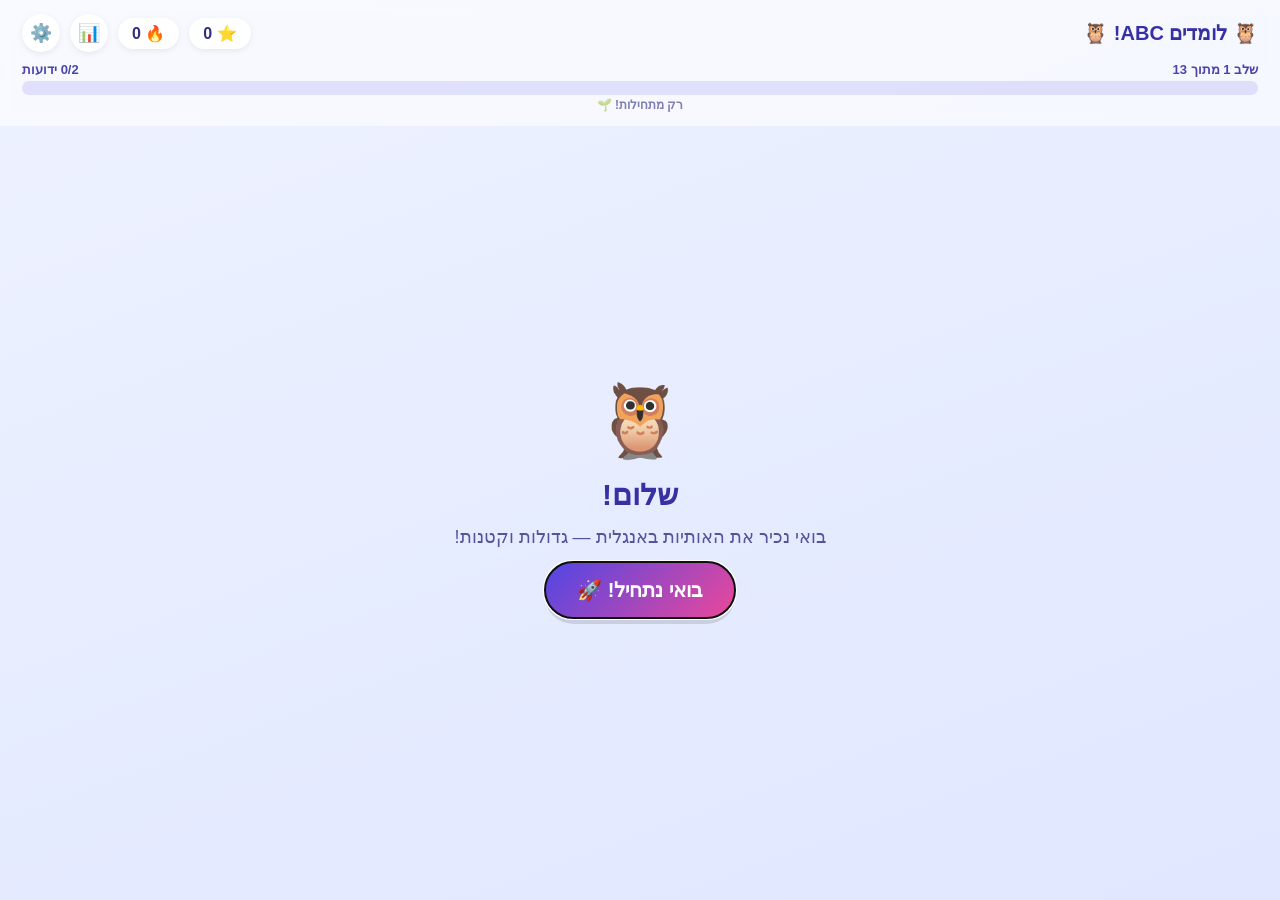
<file: abc-app/index.html>
<!DOCTYPE html>
<html lang="he" dir="rtl">
<head>
<meta charset="UTF-8">
<meta name="viewport" content="width=device-width, initial-scale=1.0, maximum-scale=1.0, user-scalable=no">
<title>לומדים ABC!</title>
<link rel="icon" href="data:image/svg+xml,%3Csvg xmlns='http://www.w3.org/2000/svg' viewBox='0 0 100 100'%3E%3Ctext y='.9em' font-size='90'%3E%F0%9F%A6%89%3C/text%3E%3C/svg%3E">
<link rel="apple-touch-icon" href="data:image/svg+xml,%3Csvg xmlns='http://www.w3.org/2000/svg' viewBox='0 0 100 100'%3E%3Crect width='100' height='100' rx='22' fill='%234F46E5'/%3E%3Ctext x='50' y='68' font-size='54' text-anchor='middle'%3E%F0%9F%A6%89%3C/text%3E%3C/svg%3E">
<link rel="stylesheet" href="style.css">
</head>
<body>

<div id="app">

  <header class="topbar">
    <div class="topbar-row">
      <div class="brand">🦉 לומדים ABC! 🦉</div>
      <div class="topbar-stats">
        <span class="pill" title="כוכבים שנצברו">⭐ <span id="starCount">0</span></span>
        <span class="pill" title="רצף נוכחי">🔥 <span id="streakCount">0</span></span>
        <button id="progressBtn" class="icon-btn" title="ההתקדמות שלי">📊</button>
        <button id="settingsBtn" class="icon-btn" title="הגדרות (למבוגרים)">⚙️</button>
      </div>
    </div>
    <div class="level-bar" title="כמה קרובות לסיים את השלב הזה">
      <div class="level-bar-label">
        <span id="levelBadge">שלב 1 מתוך 13</span>
        <span id="levelProgressText">0/0 ידועות</span>
      </div>
      <div class="level-bar-track">
        <div class="level-bar-fill" id="levelProgressFill"></div>
      </div>
      <div class="level-bar-hint" id="levelProgressHint"></div>
    </div>
  </header>

  <main>

    <!-- START SCREEN -->
    <section id="startScreen" class="screen">
      <div class="mascot">🦉</div>
      <h1>שלום!</h1>
      <p class="subtitle">בואי נכיר את האותיות באנגלית — גדולות וקטנות!</p>
      <button id="startBtn" class="big-btn primary">בואי נתחיל! 🚀</button>
      <p class="tiny-hint" id="startHint"></p>
    </section>

    <!-- PRACTICE SCREEN -->
    <section id="practiceScreen" class="screen hidden">
      <div class="question-card" id="questionCard">

        <!-- MODE: match the case (upper <-> lower) -->
        <div id="modeCase" class="mode-panel hidden">
          <div class="prompt-text small-caption">איזו אות זהה? 🔁</div>
          <div class="case-target" id="caseTargetLetter">B</div>
          <div class="choice-row letters" id="caseButtons"></div>
        </div>

        <!-- MODE: picture mnemonic -->
        <div id="modePicture" class="mode-panel hidden">
          <div class="prompt-text small-caption">איזו אות זאת? ❓</div>
          <div class="picture-emoji" id="pictureEmoji">🍎</div>
          <div class="choice-row letters" id="pictureButtons"></div>
        </div>

        <!-- MODE: alphabet sequence (what comes next) -->
        <div id="modeSequence" class="mode-panel hidden">
          <div class="prompt-text small-caption">מה חסר?</div>
          <div class="sequence-row" id="sequenceTiles"></div>
          <div class="choice-row letters" id="sequenceButtons"></div>
        </div>

        <!-- MODE: letter hunt (find & tap all matches) -->
        <div id="modeHunt" class="mode-panel hidden">
          <div class="hunt-owl">
            <div class="owl-face">🦉</div>
            <div class="owl-ticket">🎫 <span id="huntTargetLetters">Bb</span></div>
          </div>
          <div class="hunt-tray" id="huntTray"></div>
          <div class="hunt-status">
            <div class="hunt-count-badge">✅ <span id="huntCount">0</span></div>
            <button id="huntDoneBtn" class="big-btn primary">סיימתי לחפש! ✅</button>
          </div>
        </div>

        <div class="secondary-row">
          <button id="hearBtn" class="big-btn hear" title="שמיעת האות">🔊 תשמיעו לי!</button>
          <button id="dontKnowBtn" class="big-btn secondary">לא בטוחה? 🤔</button>
        </div>
      </div>

      <div id="feedback" class="feedback hidden">
        <div id="feedbackEmoji" class="feedback-emoji">🎉</div>
        <div id="feedbackMessage" class="feedback-message">מדהים!</div>
        <div id="feedbackAnswer" class="feedback-answer hidden"></div>
        <button id="nextBtn" class="big-btn primary">⬅️ הבא</button>
      </div>

      <div id="confettiLayer" class="confetti-layer"></div>
    </section>

    <!-- PROGRESS SCREEN -->
    <section id="progressScreen" class="screen hidden">
      <h2>ההתקדמות שלי 📊</h2>
      <div class="progress-summary">
        <div class="stat-box"><div class="stat-num" id="statStars">0</div><div class="stat-label">כוכבים</div></div>
        <div class="stat-box"><div class="stat-num" id="statBest">0</div><div class="stat-label">רצף שיא</div></div>
        <div class="stat-box"><div class="stat-num" id="statKnown">0</div><div class="stat-label">אותיות שאני יודעת</div></div>
        <div class="stat-box"><div class="stat-num" id="statTotal">0</div><div class="stat-label">סה"כ אותיות</div></div>
      </div>

      <h3>אלבום המדבקות 🎨</h3>
      <div id="stickerBook" class="sticker-book"></div>

      <h3>השלבים שלי</h3>
      <div id="levelList" class="level-list"></div>

      <h3>האותיות שלי A-Z</h3>
      <p class="legend">
        <span class="legend-item">🔒 נעול</span>
        <span class="legend-item"><span class="swatch swatch-new"></span> חדש</span>
        <span class="legend-item"><span class="swatch swatch-learning"></span> לומדת</span>
        <span class="legend-item"><span class="swatch swatch-known"></span> יודעת</span>
        <span class="legend-item"><span class="swatch swatch-mastered"></span> שולטת!</span>
      </p>
      <div id="letterGrid" class="letter-grid"></div>

      <button id="backFromProgressBtn" class="big-btn primary">בחזרה למשחק</button>
    </section>

    <!-- SETTINGS SCREEN (grown-ups) -->
    <section id="settingsScreen" class="screen hidden">
      <h2>הגדרות למבוגרים ⚙️</h2>
      <p class="tiny-hint">בדיקה קטנה כדי שידיים קטנות לא יגיעו לכאן בטעות.</p>
      <div id="gateBox">
        <p id="gateQuestion" class="gate-question"></p>
        <input type="number" id="gateInput" class="answer-input" placeholder="?" autocomplete="off">
        <button id="gateSubmit" class="big-btn primary">כניסה</button>
        <p id="gateError" class="gate-error hidden">לא בדיוק — נסו שוב.</p>
      </div>
      <div id="settingsBody" class="hidden">
        <label class="settings-row">
          אפקטים קוליים:
          <select id="soundSelect">
            <option value="on" selected>פועל</option>
            <option value="off">כבוי</option>
          </select>
        </label>
        <button id="resetProgressBtn" class="big-btn secondary">איפוס כל ההתקדמות</button>
        <p class="tiny-hint" id="resetConfirmHint"></p>
      </div>
      <button id="backFromSettingsBtn" class="big-btn primary">סיימתי</button>
    </section>

  </main>
</div>

<script src="app.js"></script>
</body>
</html>
</file>
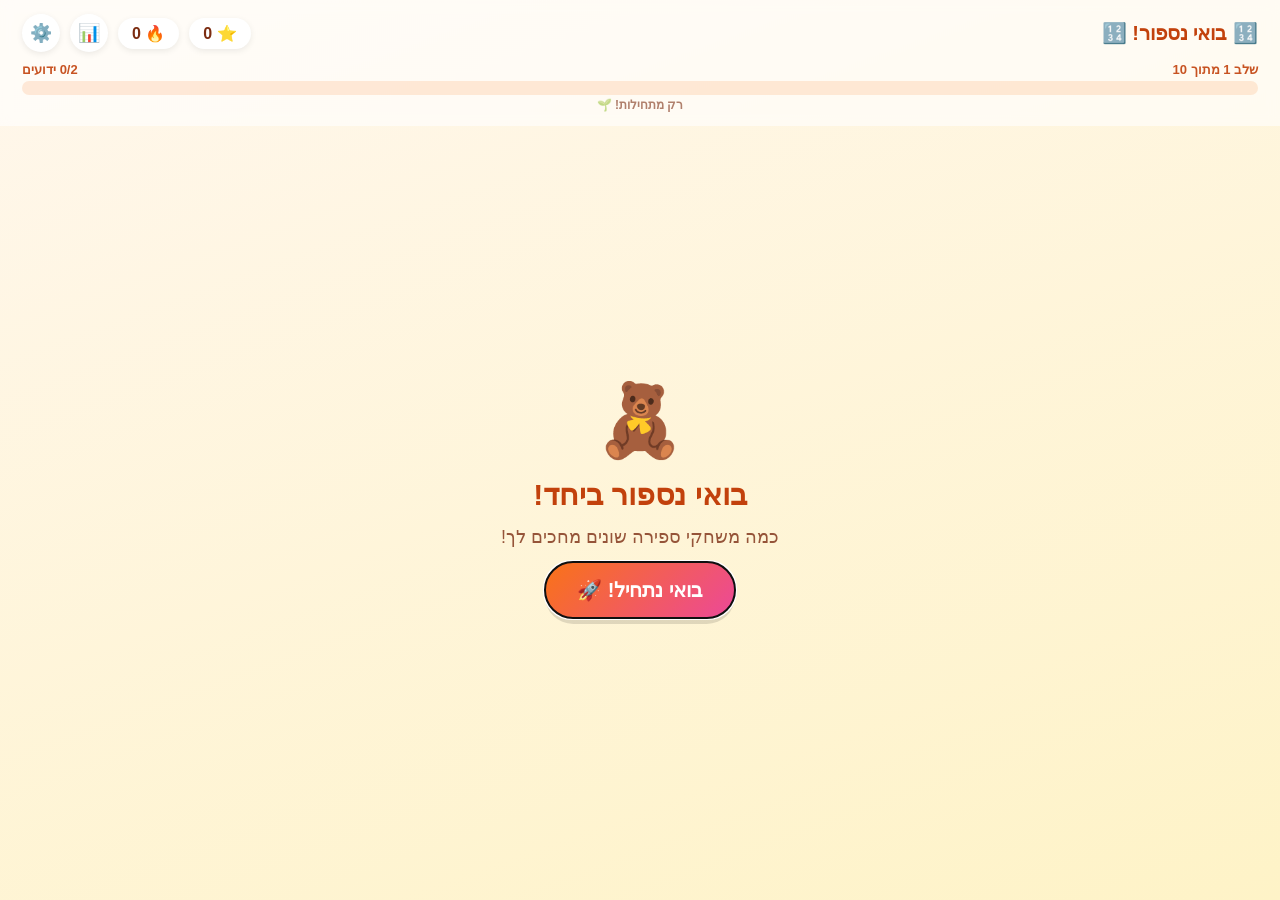
<file: counting-app/index.html>
<!DOCTYPE html>
<html lang="he" dir="rtl">
<head>
<meta charset="UTF-8">
<meta name="viewport" content="width=device-width, initial-scale=1.0, maximum-scale=1.0, user-scalable=no">
<title>בואי נספור!</title>
<link rel="icon" href="data:image/svg+xml,%3Csvg xmlns='http://www.w3.org/2000/svg' viewBox='0 0 100 100'%3E%3Ctext y='.9em' font-size='90'%3E%F0%9F%94%A2%3C/text%3E%3C/svg%3E">
<link rel="apple-touch-icon" href="data:image/svg+xml,%3Csvg xmlns='http://www.w3.org/2000/svg' viewBox='0 0 100 100'%3E%3Crect width='100' height='100' rx='22' fill='%23F97316'/%3E%3Ctext x='50' y='68' font-size='58' text-anchor='middle'%3E%F0%9F%94%A2%3C/text%3E%3C/svg%3E">
<link rel="stylesheet" href="style.css">
</head>
<body>

<div id="app">

  <header class="topbar">
    <div class="topbar-row">
      <div class="brand">🔢 בואי נספור! 🔢</div>
      <div class="topbar-stats">
        <span class="pill" title="כוכבים שנצברו">⭐ <span id="starCount">0</span></span>
        <span class="pill" title="רצף נוכחי">🔥 <span id="streakCount">0</span></span>
        <button id="progressBtn" class="icon-btn" title="ההתקדמות שלי">📊</button>
        <button id="settingsBtn" class="icon-btn" title="הגדרות (למבוגרים)">⚙️</button>
      </div>
    </div>
    <div class="level-bar" title="כמה קרובות לסיים את השלב הזה">
      <div class="level-bar-label">
        <span id="levelBadge">שלב 1 מתוך 10</span>
        <span id="levelProgressText">0/0 ידועים</span>
      </div>
      <div class="level-bar-track">
        <div class="level-bar-fill" id="levelProgressFill"></div>
      </div>
      <div class="level-bar-hint" id="levelProgressHint"></div>
    </div>
  </header>

  <main>

    <!-- START SCREEN -->
    <section id="startScreen" class="screen">
      <div class="mascot">🧸</div>
      <h1>בואי נספור ביחד!</h1>
      <p class="subtitle">כמה משחקי ספירה שונים מחכים לך!</p>
      <button id="startBtn" class="big-btn primary">בואי נתחיל! 🚀</button>
      <p class="tiny-hint" id="startHint"></p>
    </section>

    <!-- PRACTICE SCREEN -->
    <section id="practiceScreen" class="screen hidden">
      <div class="question-card" id="questionCard">

        <!-- MODE: type the count -->
        <div id="modeType" class="mode-panel hidden">
          <div class="prompt-text">כמה <span id="iconLabel">כוכבים</span>? <span class="prompt-mark">❓</span></div>
          <div class="count-scene" id="countScene"></div>
          <div class="answer-row">
            <input type="number" inputmode="numeric" id="answerInput" class="answer-input" placeholder="?" autocomplete="off">
          </div>
          <button id="submitBtn" class="big-btn primary">בדיקה ✅</button>
        </div>

        <!-- MODE: multiple choice count -->
        <div id="modeChoice" class="mode-panel hidden">
          <div class="prompt-text small-caption">כמה יש? <span class="prompt-mark">❓</span></div>
          <div class="count-scene" id="choiceScene"></div>
          <div class="choice-row" id="choiceButtons"></div>
        </div>

        <!-- MODE: match numeral to picture group -->
        <div id="modeMatch" class="mode-panel hidden">
          <div class="prompt-text small-caption">איפה יש כל כך הרבה? 👉</div>
          <div class="match-target" id="matchTargetNumeral">3</div>
          <div class="match-row" id="matchCards"></div>
        </div>

        <!-- MODE: what comes next (sequence) -->
        <div id="modeSequence" class="mode-panel hidden">
          <div class="prompt-text small-caption">מה חסר?</div>
          <div class="sequence-row" id="sequenceTiles"></div>
          <div class="choice-row" id="sequenceButtons"></div>
        </div>

        <!-- MODE: which has more -->
        <div id="modeCompare" class="mode-panel hidden">
          <div class="prompt-text small-caption">איפה יש יותר? ⚖️</div>
          <div class="compare-row">
            <button class="compare-side" id="compareRight"><div class="count-scene mini" id="compareRightScene"></div></button>
            <div class="compare-vs">מול</div>
            <button class="compare-side" id="compareLeft"><div class="count-scene mini" id="compareLeftScene"></div></button>
          </div>
        </div>

        <!-- MODE: feed the monster -->
        <div id="modeFeed" class="mode-panel hidden">
          <div class="feed-monster">
            <div class="monster-face">👹</div>
            <div class="monster-ticket">🎫 <span id="monsterOrder">3</span></div>
          </div>
          <div class="feed-tray" id="feedTray"></div>
          <div class="feed-status">
            <div class="feed-count-badge">🍽️ <span id="feedCount">0</span></div>
            <button id="feedDoneBtn" class="big-btn primary">סיימתי להאכיל! ✅</button>
          </div>
        </div>

        <button id="dontKnowBtn" class="big-btn secondary">לא בטוחה? 🤔</button>
      </div>

      <div id="feedback" class="feedback hidden">
        <div id="feedbackEmoji" class="feedback-emoji">🎉</div>
        <div id="feedbackMessage" class="feedback-message">מדהים!</div>
        <div id="feedbackAnswer" class="feedback-answer hidden"></div>
        <button id="nextBtn" class="big-btn primary">⬅️ הבא</button>
      </div>

      <div id="confettiLayer" class="confetti-layer"></div>
    </section>

    <!-- PROGRESS SCREEN -->
    <section id="progressScreen" class="screen hidden">
      <h2>ההתקדמות שלי 📊</h2>
      <div class="progress-summary">
        <div class="stat-box"><div class="stat-num" id="statStars">0</div><div class="stat-label">כוכבים</div></div>
        <div class="stat-box"><div class="stat-num" id="statBest">0</div><div class="stat-label">רצף שיא</div></div>
        <div class="stat-box"><div class="stat-num" id="statKnown">0</div><div class="stat-label">מספרים שאני יודעת</div></div>
        <div class="stat-box"><div class="stat-num" id="statTotal">0</div><div class="stat-label">סה"כ מספרים</div></div>
      </div>

      <h3>אלבום המדבקות 🎨</h3>
      <div id="stickerBook" class="sticker-book"></div>

      <h3>השלבים שלי</h3>
      <div id="levelList" class="level-list"></div>

      <h3>המספרים שלי 1-20</h3>
      <p class="legend">
        <span class="legend-item">🔒 נעול</span>
        <span class="legend-item"><span class="swatch swatch-new"></span> חדש</span>
        <span class="legend-item"><span class="swatch swatch-learning"></span> לומדת</span>
        <span class="legend-item"><span class="swatch swatch-known"></span> יודעת</span>
        <span class="legend-item"><span class="swatch swatch-mastered"></span> שולטת!</span>
      </p>
      <div id="numberGrid" class="number-grid"></div>

      <button id="backFromProgressBtn" class="big-btn primary">בחזרה לספירה</button>
    </section>

    <!-- SETTINGS SCREEN (grown-ups) -->
    <section id="settingsScreen" class="screen hidden">
      <h2>הגדרות למבוגרים ⚙️</h2>
      <p class="tiny-hint">בדיקה קטנה כדי שידיים קטנות לא יגיעו לכאן בטעות.</p>
      <div id="gateBox">
        <p id="gateQuestion" class="gate-question"></p>
        <input type="number" id="gateInput" class="answer-input" placeholder="?" autocomplete="off">
        <button id="gateSubmit" class="big-btn primary">כניסה</button>
        <p id="gateError" class="gate-error hidden">לא בדיוק — נסו שוב.</p>
      </div>
      <div id="settingsBody" class="hidden">
        <label class="settings-row">
          אפקטים קוליים:
          <select id="soundSelect">
            <option value="on" selected>פועל</option>
            <option value="off">כבוי</option>
          </select>
        </label>
        <button id="resetProgressBtn" class="big-btn secondary">איפוס כל ההתקדמות</button>
        <p class="tiny-hint" id="resetConfirmHint"></p>
      </div>
      <button id="backFromSettingsBtn" class="big-btn primary">סיימתי</button>
    </section>

  </main>
</div>

<script src="app.js"></script>
</body>
</html>
</file>
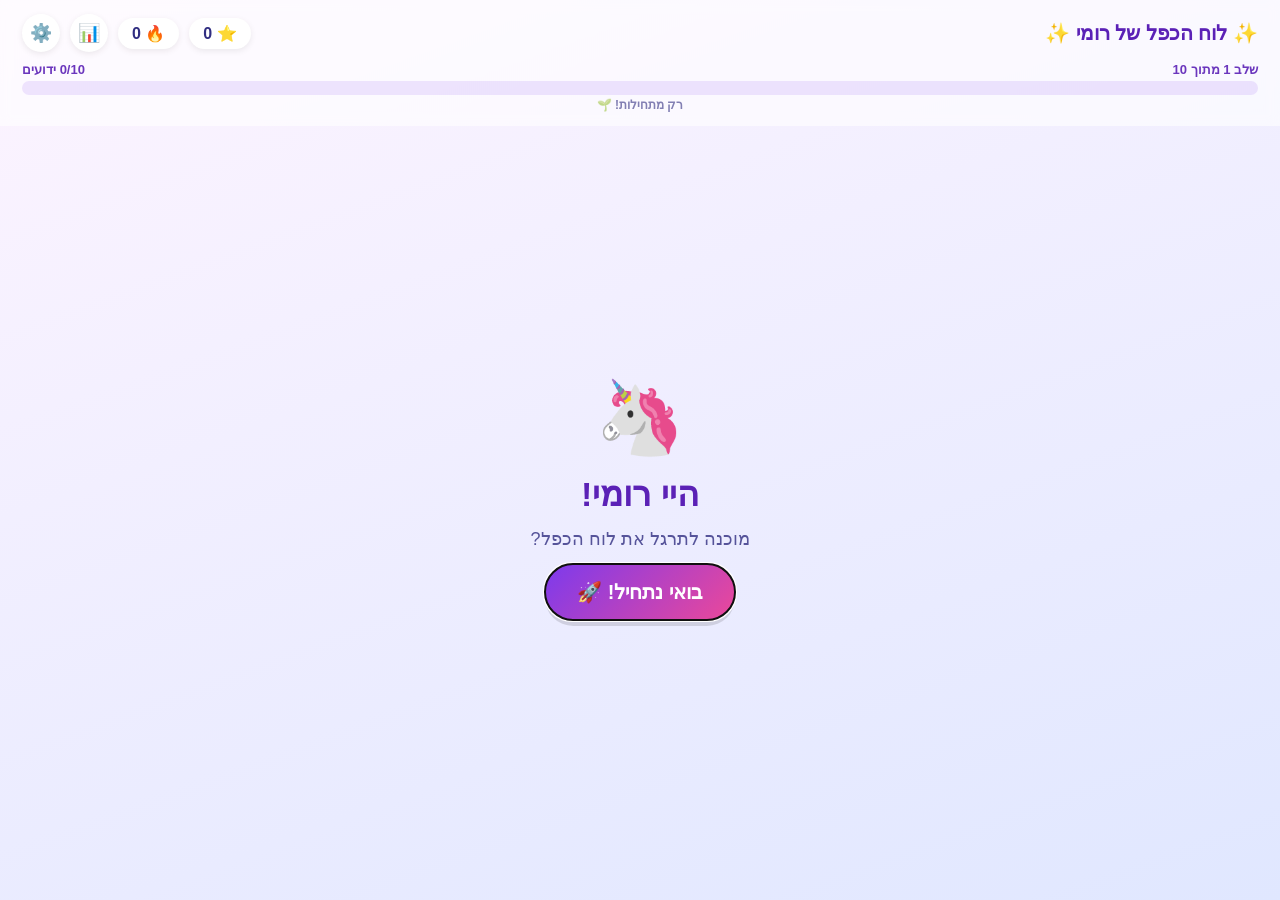
<file: multiplication-table/index.html>
<!DOCTYPE html>
<html lang="he" dir="rtl">
<head>
<meta charset="UTF-8">
<meta name="viewport" content="width=device-width, initial-scale=1.0, maximum-scale=1.0, user-scalable=no">
<title>לוח הכפל של רומי</title>
<link rel="icon" href="data:image/svg+xml,%3Csvg xmlns='http://www.w3.org/2000/svg' viewBox='0 0 100 100'%3E%3Ctext y='.9em' font-size='90'%3E%E2%AD%90%EF%B8%8F%3C/text%3E%3C/svg%3E">
<link rel="apple-touch-icon" href="data:image/svg+xml,%3Csvg xmlns='http://www.w3.org/2000/svg' viewBox='0 0 100 100'%3E%3Crect width='100' height='100' rx='22' fill='%237C3AED'/%3E%3Ctext x='50' y='68' font-size='58' text-anchor='middle'%3E%E2%AD%90%3C/text%3E%3C/svg%3E">
<link rel="stylesheet" href="style.css">
</head>
<body>

<div id="app">

  <header class="topbar">
    <div class="topbar-row">
      <div class="brand">✨ לוח הכפל של רומי ✨</div>
      <div class="topbar-stats">
        <span class="pill" title="כוכבים שנצברו">⭐ <span id="starCount">0</span></span>
        <span class="pill" title="רצף נוכחי">🔥 <span id="streakCount">0</span></span>
        <button id="progressBtn" class="icon-btn" title="ההתקדמות שלי">📊</button>
        <button id="settingsBtn" class="icon-btn" title="הגדרות (למבוגרים)">⚙️</button>
      </div>
    </div>
    <div class="level-bar" title="כמה רומי קרובה לסיים את השלב הזה">
      <div class="level-bar-label">
        <span id="levelBadge">שלב 1 מתוך 10</span>
        <span id="levelProgressText">0/0 ידועים</span>
      </div>
      <div class="level-bar-track">
        <div class="level-bar-fill" id="levelProgressFill"></div>
      </div>
      <div class="level-bar-hint" id="levelProgressHint"></div>
    </div>
  </header>

  <main>

    <!-- START SCREEN -->
    <section id="startScreen" class="screen">
      <div class="mascot">🦄</div>
      <h1>היי רומי!</h1>
      <p class="subtitle">מוכנה לתרגל את לוח הכפל?</p>
      <button id="startBtn" class="big-btn primary">בואי נתחיל! 🚀</button>
      <p class="tiny-hint" id="startHint"></p>
    </section>

    <!-- PRACTICE SCREEN -->
    <section id="practiceScreen" class="screen hidden">
      <div class="question-card" id="questionCard">
        <div class="question" id="questionText">3 × 4</div>
        <div class="answer-row">
          <input type="number" inputmode="numeric" id="answerInput" class="answer-input" placeholder="?" autocomplete="off">
        </div>
        <div class="button-row">
          <button id="submitBtn" class="big-btn primary">בדיקה ✅</button>
          <button id="dontKnowBtn" class="big-btn secondary">אני לא בטוחה 🤔</button>
        </div>
      </div>

      <div id="feedback" class="feedback hidden">
        <div id="feedbackEmoji" class="feedback-emoji">🎉</div>
        <div id="feedbackMessage" class="feedback-message">מדהים!</div>
        <div id="feedbackAnswer" class="feedback-answer hidden"></div>
        <button id="nextBtn" class="big-btn primary">⬅️ התרגיל הבא</button>
      </div>

      <div id="confettiLayer" class="confetti-layer"></div>
    </section>

    <!-- PROGRESS SCREEN -->
    <section id="progressScreen" class="screen hidden">
      <h2>ההתקדמות שלי 📊</h2>
      <div class="progress-summary">
        <div class="stat-box"><div class="stat-num" id="statStars">0</div><div class="stat-label">כוכבים</div></div>
        <div class="stat-box"><div class="stat-num" id="statBest">0</div><div class="stat-label">רצף שיא</div></div>
        <div class="stat-box"><div class="stat-num" id="statKnown">0</div><div class="stat-label">תרגילים שאני יודעת</div></div>
        <div class="stat-box"><div class="stat-num" id="statTotal">0</div><div class="stat-label">סה"כ תרגילים</div></div>
      </div>

      <h3>אלבום המדבקות 🎨</h3>
      <div id="stickerBook" class="sticker-book"></div>

      <h3>השלבים שלי</h3>
      <div id="levelList" class="level-list"></div>

      <h3>מפת לוח הכפל שלי</h3>
      <p class="legend">
        <span class="legend-item">🔒 נעול</span>
        <span class="legend-item"><span class="swatch swatch-new"></span> חדש</span>
        <span class="legend-item"><span class="swatch swatch-learning"></span> לומדת</span>
        <span class="legend-item"><span class="swatch swatch-known"></span> יודעת</span>
        <span class="legend-item"><span class="swatch swatch-mastered"></span> שולטת!</span>
      </p>
      <div id="factGrid" class="fact-grid"></div>

      <button id="backFromProgressBtn" class="big-btn primary">בחזרה לתרגול</button>
    </section>

    <!-- SETTINGS SCREEN (grown-ups) -->
    <section id="settingsScreen" class="screen hidden">
      <h2>הגדרות למבוגרים ⚙️</h2>
      <p class="tiny-hint">בדיקה קטנה כדי שרומי לא תיכנס לכאן בטעות.</p>
      <div id="gateBox">
        <p id="gateQuestion" class="gate-question"></p>
        <input type="number" id="gateInput" class="answer-input" placeholder="?" autocomplete="off">
        <button id="gateSubmit" class="big-btn primary">כניסה</button>
        <p id="gateError" class="gate-error hidden">לא בדיוק — נסו שוב.</p>
      </div>
      <div id="settingsBody" class="hidden">
        <label class="settings-row">
          לוח הכפל עד:
          <select id="maxTableSelect">
            <option value="5">5</option>
            <option value="10" selected>10</option>
            <option value="12">12</option>
          </select>
        </label>
        <label class="settings-row">
          אפקטים קוליים:
          <select id="soundSelect">
            <option value="on" selected>פועל</option>
            <option value="off">כבוי</option>
          </select>
        </label>
        <button id="resetProgressBtn" class="big-btn secondary">איפוס כל ההתקדמות</button>
        <p class="tiny-hint" id="resetConfirmHint"></p>
      </div>
      <button id="backFromSettingsBtn" class="big-btn primary">סיימתי</button>
    </section>

  </main>
</div>

<script src="app.js"></script>
</body>
</html>
</file>
<file: abc-app/style.css>
:root {
  --indigo: #4F46E5;
  --indigo-dark: #3730A3;
  --pink: #EC4899;
  --yellow: #FBBF24;
  --green: #22C55E;
  --green-dark: #15803D;
  --bg1: #EEF2FF;
  --bg2: #E0E7FF;
  --text: #312E81;
  --card-bg: #FFFFFF;
  --radius: 22px;
}

* { box-sizing: border-box; }

html, body {
  margin: 0;
  padding: 0;
  height: 100%;
  font-family: -apple-system, BlinkMacSystemFont, "SF Pro Rounded", "Avenir Next", "Trebuchet MS", sans-serif;
  color: var(--text);
  background: linear-gradient(160deg, var(--bg1), var(--bg2));
  overflow-x: hidden;
}

#app {
  min-height: 100vh;
  display: flex;
  flex-direction: column;
}

.topbar {
  display: flex;
  flex-direction: column;
  gap: 10px;
  padding: 14px 22px;
  background: rgba(255,255,255,0.6);
  backdrop-filter: blur(6px);
  position: sticky;
  top: 0;
  z-index: 10;
}

.topbar-row {
  display: flex;
  align-items: center;
  justify-content: space-between;
  flex-wrap: wrap;
  gap: 8px;
}

.brand {
  font-size: 20px;
  font-weight: 800;
  color: var(--indigo-dark);
}

.topbar-stats {
  display: flex;
  align-items: center;
  gap: 10px;
}

.pill {
  background: white;
  border-radius: 999px;
  padding: 6px 14px;
  font-weight: 700;
  font-size: 16px;
  box-shadow: 0 2px 6px rgba(0,0,0,0.08);
}

.icon-btn {
  background: white;
  border: none;
  border-radius: 999px;
  width: 38px;
  height: 38px;
  font-size: 18px;
  cursor: pointer;
  box-shadow: 0 2px 6px rgba(0,0,0,0.08);
}
.icon-btn:hover { transform: scale(1.08); }

.level-bar { width: 100%; }

.level-bar-label {
  display: flex;
  align-items: center;
  justify-content: space-between;
  font-size: 13px;
  font-weight: 800;
  color: var(--indigo-dark);
  opacity: 0.9;
  margin-bottom: 4px;
}

.level-bar-track {
  width: 100%;
  height: 14px;
  background: rgba(79, 70, 229, 0.14);
  border-radius: 999px;
  overflow: hidden;
}

.level-bar-fill {
  height: 100%;
  border-radius: 999px;
  background: linear-gradient(90deg, var(--indigo), var(--pink));
  transition: width 0.5s ease;
}

.level-bar-hint {
  text-align: center;
  font-size: 12px;
  font-weight: 700;
  opacity: 0.6;
  margin-top: 3px;
}

main {
  flex: 1;
  display: flex;
  align-items: center;
  justify-content: center;
  padding: 24px;
}

.screen {
  width: 100%;
  max-width: 640px;
  text-align: center;
  display: flex;
  flex-direction: column;
  align-items: center;
  gap: 14px;
}

.hidden { display: none !important; }

.mascot {
  font-size: 72px;
  animation: bob 2.4s ease-in-out infinite;
}

@keyframes bob {
  0%, 100% { transform: translateY(0); }
  50% { transform: translateY(-10px); }
}

h1 {
  font-size: 30px;
  margin: 0;
  color: var(--indigo-dark);
}

.subtitle {
  font-size: 18px;
  color: var(--text);
  opacity: 0.8;
  margin: 0;
}

.tiny-hint {
  font-size: 13px;
  opacity: 0.55;
  margin-top: 4px;
}

.big-btn {
  font-size: 20px;
  font-weight: 800;
  padding: 16px 32px;
  border-radius: 999px;
  border: none;
  cursor: pointer;
  transition: transform 0.12s ease, box-shadow 0.12s ease;
  box-shadow: 0 6px 0 rgba(0,0,0,0.12);
}
.big-btn:active { transform: translateY(4px); box-shadow: 0 2px 0 rgba(0,0,0,0.12); }
.big-btn:disabled { opacity: 0.5; cursor: default; }

.big-btn.primary {
  background: linear-gradient(135deg, var(--indigo), var(--pink));
  color: white;
}

.big-btn.secondary {
  background: #F3F4F6;
  color: var(--text);
}

.big-btn.hear {
  background: #FEF3C7;
  color: #92400E;
  font-size: 16px;
  padding: 12px 22px;
}

.question-card {
  background: var(--card-bg);
  border-radius: var(--radius);
  padding: 30px 36px;
  box-shadow: 0 10px 30px rgba(79, 70, 229, 0.15);
  width: 100%;
}

.prompt-text {
  font-size: 26px;
  font-weight: 800;
  color: var(--indigo-dark);
  margin-bottom: 14px;
}

.prompt-text.small-caption {
  font-size: 16px;
  font-weight: 700;
  opacity: 0.65;
  margin-bottom: 14px;
}

.mode-panel { width: 100%; }

.secondary-row {
  display: flex;
  gap: 12px;
  justify-content: center;
  flex-wrap: wrap;
  margin-top: 20px;
}

.feedback {
  background: var(--card-bg);
  border-radius: var(--radius);
  padding: 32px 40px;
  box-shadow: 0 10px 30px rgba(79, 70, 229, 0.15);
  width: 100%;
  display: flex;
  flex-direction: column;
  align-items: center;
  gap: 10px;
}

.feedback-emoji { font-size: 60px; animation: pop 0.4s ease; }

@keyframes pop {
  0% { transform: scale(0.4); opacity: 0; }
  70% { transform: scale(1.15); opacity: 1; }
  100% { transform: scale(1); }
}

.feedback-message { font-size: 24px; font-weight: 800; color: var(--indigo-dark); }
.feedback-answer { font-size: 18px; opacity: 0.85; }
.reveal-letter { font-weight: 900; font-size: 1.3em; color: var(--indigo-dark); }

.shake { animation: shake 0.4s ease; }
@keyframes shake {
  0%, 100% { transform: translateX(0); }
  20% { transform: translateX(-8px); }
  40% { transform: translateX(8px); }
  60% { transform: translateX(-6px); }
  80% { transform: translateX(6px); }
}

.confetti-layer {
  position: fixed;
  inset: 0;
  pointer-events: none;
  overflow: hidden;
  z-index: 50;
}

.confetti-piece {
  position: absolute;
  top: -20px;
  width: 10px;
  height: 14px;
  border-radius: 3px;
  animation: fall linear forwards;
}

@keyframes fall {
  to { transform: translateY(105vh) rotate(540deg); opacity: 0.9; }
}

/* --- Case match / picture / sequence: big tappable letter buttons --- */
.choice-row {
  display: flex;
  gap: 14px;
  justify-content: center;
  flex-wrap: wrap;
  margin-bottom: 6px;
}

.choice-btn {
  min-width: 70px;
  height: 70px;
  padding: 0 10px;
  border-radius: 18px;
  border: none;
  background: white;
  color: var(--indigo-dark);
  font-size: 30px;
  font-weight: 900;
  cursor: pointer;
  box-shadow: 0 6px 0 rgba(0,0,0,0.1);
  transition: transform 0.12s ease, box-shadow 0.12s ease;
}
.choice-btn:hover { background: var(--bg1); }
.choice-btn:active { transform: translateY(4px); box-shadow: 0 2px 0 rgba(0,0,0,0.1); }

.case-target {
  width: 110px;
  height: 110px;
  margin: 0 auto 20px auto;
  border-radius: 24px;
  background: var(--bg1);
  border: 4px solid var(--indigo);
  color: var(--indigo-dark);
  font-size: 58px;
  font-weight: 900;
  display: flex;
  align-items: center;
  justify-content: center;
  box-shadow: none;
}

.picture-emoji {
  font-size: 84px;
  margin-bottom: 18px;
}

/* --- Sequence: letter tiles with one blank "?" tile ---
   English letters read left-to-right even on this RTL page, so this
   row must not mirror — without `direction: ltr` the DOM order (e.g.
   blank, C, D) renders visually as D, C, blank: the alphabet appears
   to count DOWN, exactly backwards from the lesson this mode teaches. */
.sequence-row {
  display: flex;
  direction: ltr;
  gap: 10px;
  justify-content: center;
  margin-bottom: 18px;
}

.sequence-tile {
  width: 64px;
  height: 64px;
  border-radius: 14px;
  background: var(--bg1);
  border: 3px solid var(--indigo-dark);
  display: flex;
  align-items: center;
  justify-content: center;
  font-size: 28px;
  font-weight: 900;
  color: var(--indigo-dark);
}

.sequence-tile.blank {
  border: 3px dashed var(--indigo);
  background: white;
  color: var(--indigo);
}

/* --- Letter hunt --- */
.hunt-owl {
  text-align: center;
  margin-bottom: 8px;
}

.owl-face {
  font-size: 68px;
  animation: bob 2.4s ease-in-out infinite;
}

.owl-ticket {
  display: inline-block;
  background: var(--bg1);
  border: 3px solid var(--indigo);
  border-radius: 12px;
  padding: 5px 16px;
  font-size: 26px;
  font-weight: 900;
  color: var(--indigo-dark);
  margin-top: -6px;
}

.hunt-tray {
  display: flex;
  flex-wrap: wrap;
  gap: 8px;
  justify-content: center;
  max-width: 460px;
  margin: 16px auto;
}

.hunt-tile {
  width: 46px;
  height: 46px;
  font-size: 24px;
  font-weight: 800;
  background: white;
  border: 3px solid transparent;
  border-radius: 10px;
  color: var(--text);
  cursor: pointer;
  transition: border-color 0.12s ease, transform 0.12s ease, opacity 0.12s ease;
}
.hunt-tile:hover { transform: translateY(-2px); }
.hunt-tile.picked { border-color: var(--indigo); background: var(--bg1); opacity: 0.85; }

.hunt-status {
  display: flex;
  flex-direction: column;
  align-items: center;
  gap: 12px;
}

.hunt-count-badge {
  font-size: 24px;
  font-weight: 900;
  color: var(--indigo-dark);
  background: white;
  border-radius: 12px;
  padding: 6px 18px;
  box-shadow: 0 4px 10px rgba(0,0,0,0.06);
}

/* --- Progress screen --- */
.progress-summary {
  display: flex;
  gap: 12px;
  flex-wrap: wrap;
  justify-content: center;
  width: 100%;
}

.stat-box {
  background: white;
  border-radius: 16px;
  padding: 14px 18px;
  min-width: 110px;
  box-shadow: 0 4px 12px rgba(0,0,0,0.06);
}

.stat-num { font-size: 28px; font-weight: 900; color: var(--indigo-dark); }
.stat-label { font-size: 12px; opacity: 0.65; font-weight: 700; text-transform: uppercase; }

.sticker-book {
  display: flex;
  flex-wrap: wrap;
  gap: 10px;
  justify-content: center;
  min-height: 50px;
  padding: 10px;
  background: white;
  border-radius: 16px;
  width: 100%;
  box-shadow: 0 4px 12px rgba(0,0,0,0.06);
}

.sticker { font-size: 32px; animation: pop 0.4s ease; }
.sticker-locked { font-size: 32px; opacity: 0.25; filter: grayscale(1); }

.level-list {
  display: flex;
  flex-direction: column;
  gap: 6px;
  width: 100%;
  max-width: 380px;
}

.level-row {
  display: flex;
  align-items: center;
  gap: 10px;
  background: white;
  padding: 8px 14px;
  border-radius: 12px;
  font-weight: 700;
  box-shadow: 0 2px 6px rgba(0,0,0,0.05);
}

.level-row-name { flex: 1; text-align: start; }
.level-row-count { font-size: 13px; opacity: 0.7; }

.level-row.current { background: #EEF2FF; border: 2px solid var(--indigo); }
.level-row.locked { opacity: 0.55; }

.legend {
  display: flex;
  gap: 14px;
  flex-wrap: wrap;
  justify-content: center;
  font-size: 13px;
  margin: 4px 0;
}

.legend-item { display: flex; align-items: center; gap: 5px; }

.swatch { width: 14px; height: 14px; border-radius: 4px; display: inline-block; }
.swatch-new { background: #E5E7EB; }
.swatch-learning { background: var(--yellow); }
.swatch-known { background: #86EFAC; }
.swatch-mastered { background: var(--green-dark); }

.letter-grid {
  display: grid;
  grid-template-columns: repeat(7, 1fr);
  gap: 8px;
  width: 100%;
  max-width: 460px;
  background: white;
  padding: 14px;
  border-radius: 16px;
  box-shadow: 0 4px 12px rgba(0,0,0,0.06);
}

.letter-cell {
  aspect-ratio: 1;
  display: flex;
  align-items: center;
  justify-content: center;
  font-size: 14px;
  font-weight: 800;
  border-radius: 10px;
  color: var(--text);
}

.letter-cell.new { background: #E5E7EB; color: #9CA3AF; }
.letter-cell.learning { background: var(--yellow); }
.letter-cell.known { background: #86EFAC; }
.letter-cell.mastered { background: var(--green-dark); color: white; }
.letter-cell.locked { background: #F3F4F6; color: #D1D5DB; font-size: 14px; }

/* --- Settings --- */
.gate-question { font-size: 20px; font-weight: 700; }
.gate-error { color: #DC2626; font-weight: 700; }

.answer-input {
  font-size: 42px;
  font-weight: 800;
  text-align: center;
  width: 160px;
  padding: 10px;
  border-radius: 16px;
  border: 3px solid var(--bg2);
  outline: none;
  color: var(--indigo-dark);
}
.answer-input:focus { border-color: var(--indigo); }

.settings-row {
  display: flex;
  align-items: center;
  justify-content: space-between;
  gap: 12px;
  background: white;
  padding: 12px 18px;
  border-radius: 14px;
  font-weight: 700;
  width: 100%;
  max-width: 380px;
  margin: 0 auto 10px auto;
}

.settings-row select {
  font-size: 16px;
  padding: 6px 10px;
  border-radius: 8px;
  border: 2px solid var(--bg2);
}

@media (max-width: 480px) {
  .prompt-text { font-size: 20px; }
  .answer-input { font-size: 32px; width: 120px; }
  .letter-grid { grid-template-columns: repeat(6, 1fr); }
  .letter-cell { font-size: 12px; }
  .choice-btn { min-width: 56px; height: 56px; font-size: 24px; }
  .case-target { width: 90px; height: 90px; font-size: 46px; }
  .sequence-tile { width: 52px; height: 52px; font-size: 22px; }
  .hunt-tile { width: 40px; height: 40px; font-size: 20px; }
}
</file>
<file: counting-app/style.css>
:root {
  --orange: #F97316;
  --orange-dark: #C2410C;
  --pink: #EC4899;
  --yellow: #FBBF24;
  --green: #22C55E;
  --green-dark: #15803D;
  --bg1: #FFF7ED;
  --bg2: #FEF3C7;
  --text: #7C2D12;
  --card-bg: #FFFFFF;
  --radius: 22px;
}

* { box-sizing: border-box; }

html, body {
  margin: 0;
  padding: 0;
  height: 100%;
  font-family: -apple-system, BlinkMacSystemFont, "SF Pro Rounded", "Avenir Next", "Trebuchet MS", sans-serif;
  color: var(--text);
  background: linear-gradient(160deg, var(--bg1), var(--bg2));
  overflow-x: hidden;
}

#app {
  min-height: 100vh;
  display: flex;
  flex-direction: column;
}

.topbar {
  display: flex;
  flex-direction: column;
  gap: 10px;
  padding: 14px 22px;
  background: rgba(255,255,255,0.6);
  backdrop-filter: blur(6px);
  position: sticky;
  top: 0;
  z-index: 10;
}

.topbar-row {
  display: flex;
  align-items: center;
  justify-content: space-between;
  flex-wrap: wrap;
  gap: 8px;
}

.brand {
  font-size: 20px;
  font-weight: 800;
  color: var(--orange-dark);
}

.topbar-stats {
  display: flex;
  align-items: center;
  gap: 10px;
}

.pill {
  background: white;
  border-radius: 999px;
  padding: 6px 14px;
  font-weight: 700;
  font-size: 16px;
  box-shadow: 0 2px 6px rgba(0,0,0,0.08);
}

.icon-btn {
  background: white;
  border: none;
  border-radius: 999px;
  width: 38px;
  height: 38px;
  font-size: 18px;
  cursor: pointer;
  box-shadow: 0 2px 6px rgba(0,0,0,0.08);
}
.icon-btn:hover { transform: scale(1.08); }

.level-bar { width: 100%; }

.level-bar-label {
  display: flex;
  align-items: center;
  justify-content: space-between;
  font-size: 13px;
  font-weight: 800;
  color: var(--orange-dark);
  opacity: 0.9;
  margin-bottom: 4px;
}

.level-bar-track {
  width: 100%;
  height: 14px;
  background: rgba(249, 115, 22, 0.14);
  border-radius: 999px;
  overflow: hidden;
}

.level-bar-fill {
  height: 100%;
  border-radius: 999px;
  background: linear-gradient(90deg, var(--orange), var(--pink));
  transition: width 0.5s ease;
}

.level-bar-hint {
  text-align: center;
  font-size: 12px;
  font-weight: 700;
  opacity: 0.6;
  margin-top: 3px;
}

main {
  flex: 1;
  display: flex;
  align-items: center;
  justify-content: center;
  padding: 24px;
}

.screen {
  width: 100%;
  max-width: 640px;
  text-align: center;
  display: flex;
  flex-direction: column;
  align-items: center;
  gap: 14px;
}

.hidden { display: none !important; }

.mascot {
  font-size: 72px;
  animation: bob 2.4s ease-in-out infinite;
}

@keyframes bob {
  0%, 100% { transform: translateY(0); }
  50% { transform: translateY(-10px); }
}

h1 {
  font-size: 30px;
  margin: 0;
  color: var(--orange-dark);
}

.subtitle {
  font-size: 18px;
  color: var(--text);
  opacity: 0.8;
  margin: 0;
}

.tiny-hint {
  font-size: 13px;
  opacity: 0.55;
  margin-top: 4px;
}

.big-btn {
  font-size: 20px;
  font-weight: 800;
  padding: 16px 32px;
  border-radius: 999px;
  border: none;
  cursor: pointer;
  transition: transform 0.12s ease, box-shadow 0.12s ease;
  box-shadow: 0 6px 0 rgba(0,0,0,0.12);
}
.big-btn:active { transform: translateY(4px); box-shadow: 0 2px 0 rgba(0,0,0,0.12); }

.big-btn.primary {
  background: linear-gradient(135deg, var(--orange), var(--pink));
  color: white;
}

.big-btn.secondary {
  background: #F3F4F6;
  color: var(--text);
}

.question-card {
  background: var(--card-bg);
  border-radius: var(--radius);
  padding: 30px 36px;
  box-shadow: 0 10px 30px rgba(249, 115, 22, 0.15);
  width: 100%;
}

.prompt-text {
  font-size: 26px;
  font-weight: 800;
  color: var(--orange-dark);
  margin-bottom: 14px;
}

.prompt-text.small-caption {
  font-size: 16px;
  font-weight: 700;
  opacity: 0.65;
  margin-bottom: 10px;
}

.prompt-mark { font-size: 1.1em; }

.mode-panel { width: 100%; }

#dontKnowBtn { margin-top: 18px; }

.count-scene {
  display: flex;
  flex-wrap: wrap;
  align-items: center;
  justify-content: center;
  gap: 6px;
  min-height: 90px;
  padding: 12px;
  margin-bottom: 18px;
  background: var(--bg1);
  border-radius: 16px;
}

.count-icon {
  display: inline-block;
  opacity: 0;
  transform: scale(0.2);
  animation: pop-in 0.35s ease forwards;
}

@keyframes pop-in {
  0% { opacity: 0; transform: scale(0.2); }
  70% { opacity: 1; transform: scale(1.25); }
  100% { opacity: 1; transform: scale(1); }
}

.answer-row { margin-bottom: 20px; }

.answer-input {
  font-size: 42px;
  font-weight: 800;
  text-align: center;
  width: 160px;
  padding: 10px;
  border-radius: 16px;
  border: 3px solid var(--bg2);
  outline: none;
  color: var(--orange-dark);
}
.answer-input:focus { border-color: var(--orange); }

.button-row {
  display: flex;
  gap: 14px;
  justify-content: center;
  flex-wrap: wrap;
}

/* --- Multiple choice / sequence: big tappable numeral buttons --- */
.choice-row {
  display: flex;
  gap: 14px;
  justify-content: center;
  flex-wrap: wrap;
  margin-bottom: 6px;
}

.choice-btn {
  width: 76px;
  height: 76px;
  border-radius: 50%;
  border: none;
  background: white;
  color: var(--orange-dark);
  font-size: 32px;
  font-weight: 900;
  cursor: pointer;
  box-shadow: 0 6px 0 rgba(0,0,0,0.1);
  transition: transform 0.12s ease, box-shadow 0.12s ease;
}
.choice-btn:hover { background: var(--bg1); }
.choice-btn:active { transform: translateY(4px); box-shadow: 0 2px 0 rgba(0,0,0,0.1); }

/* --- Match: big target numeral + tappable picture cards --- */
.match-target {
  width: 100px;
  height: 100px;
  margin: 0 auto 18px auto;
  border-radius: 50%;
  background: white;
  color: var(--orange-dark);
  font-size: 52px;
  font-weight: 900;
  display: flex;
  align-items: center;
  justify-content: center;
  box-shadow: 0 6px 16px rgba(0,0,0,0.12);
}

.match-row {
  display: flex;
  gap: 14px;
  justify-content: center;
  flex-wrap: wrap;
}

.match-card {
  background: white;
  border: 3px solid transparent;
  border-radius: 16px;
  padding: 8px;
  cursor: pointer;
  min-width: 96px;
  min-height: 76px;
  box-shadow: 0 4px 10px rgba(0,0,0,0.06);
  transition: border-color 0.12s ease, transform 0.12s ease;
}
.match-card:hover { border-color: var(--orange); transform: translateY(-2px); }

.count-scene.mini {
  min-height: 60px;
  padding: 4px;
  margin-bottom: 0;
  background: transparent;
  gap: 3px;
}

/* --- Sequence: numeral tiles with one blank "?" tile --- */
.sequence-row {
  display: flex;
  gap: 10px;
  justify-content: center;
  margin-bottom: 18px;
}

.sequence-tile {
  width: 64px;
  height: 64px;
  border-radius: 14px;
  background: white;
  display: flex;
  align-items: center;
  justify-content: center;
  font-size: 28px;
  font-weight: 900;
  color: var(--orange-dark);
  box-shadow: 0 4px 10px rgba(0,0,0,0.08);
}

.sequence-tile.blank {
  border: 3px dashed var(--orange);
  background: var(--bg1);
  color: var(--orange);
}

/* --- Compare: two tappable piles side by side --- */
.compare-row {
  display: flex;
  align-items: center;
  justify-content: center;
  gap: 16px;
}

.compare-side {
  flex: 1;
  max-width: 220px;
  background: white;
  border: 3px solid transparent;
  border-radius: 18px;
  padding: 10px;
  cursor: pointer;
  transition: border-color 0.12s ease, transform 0.12s ease;
}
.compare-side:hover { border-color: var(--orange); transform: translateY(-2px); }

.compare-vs {
  font-size: 16px;
  font-weight: 800;
  color: var(--orange-dark);
  opacity: 0.7;
}

.compare-winner {
  font-size: 1.4em;
  color: #D97706;
  font-weight: 900;
}

/* --- Feed the monster --- */
.feed-monster {
  text-align: center;
  margin-bottom: 8px;
}

.monster-face {
  font-size: 76px;
  animation: bob 2.4s ease-in-out infinite;
}

.monster-ticket {
  display: inline-block;
  background: white;
  border-radius: 12px;
  padding: 6px 18px;
  font-size: 26px;
  font-weight: 900;
  color: var(--orange-dark);
  box-shadow: 0 4px 10px rgba(0,0,0,0.08);
  margin-top: -8px;
}

.feed-tray {
  display: flex;
  flex-wrap: wrap;
  gap: 8px;
  justify-content: center;
  max-width: 440px;
  margin: 16px auto;
}

.feed-snack {
  font-size: 34px;
  background: none;
  border: none;
  cursor: pointer;
  padding: 4px;
  opacity: 1;
  transform: scale(1);
  transition: opacity 0.15s ease, transform 0.15s ease;
}
.feed-snack:hover { transform: scale(1.12); }
.feed-snack.fed { opacity: 0.25; transform: scale(0.75); }

.feed-status {
  display: flex;
  flex-direction: column;
  align-items: center;
  gap: 12px;
}

.feed-count-badge {
  font-size: 28px;
  font-weight: 900;
  color: var(--orange-dark);
  background: white;
  border-radius: 12px;
  padding: 6px 18px;
  box-shadow: 0 4px 10px rgba(0,0,0,0.06);
}

.feedback {
  background: var(--card-bg);
  border-radius: var(--radius);
  padding: 32px 40px;
  box-shadow: 0 10px 30px rgba(249, 115, 22, 0.15);
  width: 100%;
  display: flex;
  flex-direction: column;
  align-items: center;
  gap: 10px;
}

.feedback-emoji { font-size: 60px; animation: pop 0.4s ease; }

@keyframes pop {
  0% { transform: scale(0.4); opacity: 0; }
  70% { transform: scale(1.15); opacity: 1; }
  100% { transform: scale(1); }
}

.feedback-message { font-size: 24px; font-weight: 800; color: var(--orange-dark); }
.feedback-answer { font-size: 18px; opacity: 0.85; }

.shake { animation: shake 0.4s ease; }
@keyframes shake {
  0%, 100% { transform: translateX(0); }
  20% { transform: translateX(-8px); }
  40% { transform: translateX(8px); }
  60% { transform: translateX(-6px); }
  80% { transform: translateX(6px); }
}

.confetti-layer {
  position: fixed;
  inset: 0;
  pointer-events: none;
  overflow: hidden;
  z-index: 50;
}

.confetti-piece {
  position: absolute;
  top: -20px;
  width: 10px;
  height: 14px;
  border-radius: 3px;
  animation: fall linear forwards;
}

@keyframes fall {
  to { transform: translateY(105vh) rotate(540deg); opacity: 0.9; }
}

/* Progress screen */
.progress-summary {
  display: flex;
  gap: 12px;
  flex-wrap: wrap;
  justify-content: center;
  width: 100%;
}

.stat-box {
  background: white;
  border-radius: 16px;
  padding: 14px 18px;
  min-width: 110px;
  box-shadow: 0 4px 12px rgba(0,0,0,0.06);
}

.stat-num { font-size: 28px; font-weight: 900; color: var(--orange-dark); }
.stat-label { font-size: 12px; opacity: 0.65; font-weight: 700; text-transform: uppercase; }

.sticker-book {
  display: flex;
  flex-wrap: wrap;
  gap: 10px;
  justify-content: center;
  min-height: 50px;
  padding: 10px;
  background: white;
  border-radius: 16px;
  width: 100%;
  box-shadow: 0 4px 12px rgba(0,0,0,0.06);
}

.sticker { font-size: 32px; animation: pop 0.4s ease; }
.sticker-locked { font-size: 32px; opacity: 0.25; filter: grayscale(1); }

.level-list {
  display: flex;
  flex-direction: column;
  gap: 6px;
  width: 100%;
  max-width: 380px;
}

.level-row {
  display: flex;
  align-items: center;
  gap: 10px;
  background: white;
  padding: 8px 14px;
  border-radius: 12px;
  font-weight: 700;
  box-shadow: 0 2px 6px rgba(0,0,0,0.05);
}

.level-row-name { flex: 1; text-align: start; }
.level-row-count { font-size: 13px; opacity: 0.7; }

.level-row.current { background: #FFF7ED; border: 2px solid var(--orange); }
.level-row.locked { opacity: 0.55; }

.legend {
  display: flex;
  gap: 14px;
  flex-wrap: wrap;
  justify-content: center;
  font-size: 13px;
  margin: 4px 0;
}

.legend-item { display: flex; align-items: center; gap: 5px; }

.swatch { width: 14px; height: 14px; border-radius: 4px; display: inline-block; }
.swatch-new { background: #E5E7EB; }
.swatch-learning { background: var(--yellow); }
.swatch-known { background: #86EFAC; }
.swatch-mastered { background: var(--green-dark); }

.number-grid {
  display: grid;
  grid-template-columns: repeat(5, 1fr);
  gap: 8px;
  width: 100%;
  max-width: 400px;
  background: white;
  padding: 14px;
  border-radius: 16px;
  box-shadow: 0 4px 12px rgba(0,0,0,0.06);
}

.number-cell {
  aspect-ratio: 1;
  display: flex;
  align-items: center;
  justify-content: center;
  font-size: 18px;
  font-weight: 800;
  border-radius: 10px;
  color: var(--text);
}

.number-cell.new { background: #E5E7EB; color: #9CA3AF; }
.number-cell.learning { background: var(--yellow); }
.number-cell.known { background: #86EFAC; }
.number-cell.mastered { background: var(--green-dark); color: white; }
.number-cell.locked { background: #F3F4F6; color: #D1D5DB; font-size: 16px; }

/* Settings */
.gate-question { font-size: 20px; font-weight: 700; }
.gate-error { color: #DC2626; font-weight: 700; }

.settings-row {
  display: flex;
  align-items: center;
  justify-content: space-between;
  gap: 12px;
  background: white;
  padding: 12px 18px;
  border-radius: 14px;
  font-weight: 700;
  width: 100%;
  max-width: 380px;
  margin: 0 auto 10px auto;
}

.settings-row select {
  font-size: 16px;
  padding: 6px 10px;
  border-radius: 8px;
  border: 2px solid var(--bg2);
}

@media (max-width: 480px) {
  .prompt-text { font-size: 20px; }
  .answer-input { font-size: 32px; width: 120px; }
  .number-grid { grid-template-columns: repeat(5, 1fr); }
  .number-cell { font-size: 15px; }
  .choice-btn { width: 62px; height: 62px; font-size: 26px; }
  .match-target { width: 80px; height: 80px; font-size: 40px; }
  .sequence-tile { width: 52px; height: 52px; font-size: 22px; }
  .compare-side { max-width: 150px; }
}
</file>
<file: multiplication-table/style.css>
:root {
  --purple: #7C3AED;
  --purple-dark: #5B21B6;
  --pink: #EC4899;
  --yellow: #FBBF24;
  --green: #22C55E;
  --green-dark: #15803D;
  --gray: #9CA3AF;
  --bg1: #FDF4FF;
  --bg2: #E0E7FF;
  --text: #312E81;
  --card-bg: #FFFFFF;
  --radius: 22px;
}

* { box-sizing: border-box; }

html, body {
  margin: 0;
  padding: 0;
  height: 100%;
  font-family: -apple-system, BlinkMacSystemFont, "SF Pro Rounded", "Avenir Next", "Trebuchet MS", sans-serif;
  color: var(--text);
  background: linear-gradient(160deg, var(--bg1), var(--bg2));
  overflow-x: hidden;
}

#app {
  min-height: 100vh;
  display: flex;
  flex-direction: column;
}

.topbar {
  display: flex;
  flex-direction: column;
  gap: 10px;
  padding: 14px 22px;
  background: rgba(255,255,255,0.6);
  backdrop-filter: blur(6px);
  position: sticky;
  top: 0;
  z-index: 10;
}

.topbar-row {
  display: flex;
  align-items: center;
  justify-content: space-between;
  flex-wrap: wrap;
  gap: 8px;
}

.brand {
  font-size: 20px;
  font-weight: 800;
  color: var(--purple-dark);
}

.topbar-stats {
  display: flex;
  align-items: center;
  gap: 10px;
}

.pill {
  background: white;
  border-radius: 999px;
  padding: 6px 14px;
  font-weight: 700;
  font-size: 16px;
  box-shadow: 0 2px 6px rgba(0,0,0,0.08);
}

.icon-btn {
  background: white;
  border: none;
  border-radius: 999px;
  width: 38px;
  height: 38px;
  font-size: 18px;
  cursor: pointer;
  box-shadow: 0 2px 6px rgba(0,0,0,0.08);
}
.icon-btn:hover { transform: scale(1.08); }

.level-bar {
  width: 100%;
}

.level-bar-label {
  display: flex;
  align-items: center;
  justify-content: space-between;
  font-size: 13px;
  font-weight: 800;
  color: var(--purple-dark);
  opacity: 0.9;
  margin-bottom: 4px;
}

.level-bar-track {
  width: 100%;
  height: 14px;
  background: rgba(124, 58, 237, 0.12);
  border-radius: 999px;
  overflow: hidden;
}

.level-bar-fill {
  height: 100%;
  border-radius: 999px;
  background: linear-gradient(90deg, var(--purple), var(--pink));
  transition: width 0.5s ease;
}

.level-bar-hint {
  text-align: center;
  font-size: 12px;
  font-weight: 700;
  opacity: 0.6;
  margin-top: 3px;
}

main {
  flex: 1;
  display: flex;
  align-items: center;
  justify-content: center;
  padding: 24px;
}

.screen {
  width: 100%;
  max-width: 640px;
  text-align: center;
  display: flex;
  flex-direction: column;
  align-items: center;
  gap: 14px;
}

.hidden { display: none !important; }

.mascot {
  font-size: 72px;
  animation: bob 2.4s ease-in-out infinite;
}

@keyframes bob {
  0%, 100% { transform: translateY(0); }
  50% { transform: translateY(-10px); }
}

h1 {
  font-size: 34px;
  margin: 0;
  color: var(--purple-dark);
}

.subtitle {
  font-size: 18px;
  color: var(--text);
  opacity: 0.8;
  margin: 0;
}

.tiny-hint {
  font-size: 13px;
  opacity: 0.55;
  margin-top: 4px;
}

.big-btn {
  font-size: 20px;
  font-weight: 800;
  padding: 16px 32px;
  border-radius: 999px;
  border: none;
  cursor: pointer;
  transition: transform 0.12s ease, box-shadow 0.12s ease;
  box-shadow: 0 6px 0 rgba(0,0,0,0.12);
}
.big-btn:active { transform: translateY(4px); box-shadow: 0 2px 0 rgba(0,0,0,0.12); }

.big-btn.primary {
  background: linear-gradient(135deg, var(--purple), var(--pink));
  color: white;
}

.big-btn.secondary {
  background: #F3F4F6;
  color: var(--text);
}

.question-card {
  background: var(--card-bg);
  border-radius: var(--radius);
  padding: 36px 40px;
  box-shadow: 0 10px 30px rgba(124, 58, 237, 0.15);
  width: 100%;
}

.question {
  font-size: 56px;
  font-weight: 900;
  color: var(--purple-dark);
  margin-bottom: 18px;
  letter-spacing: 2px;
}

.answer-row {
  margin-bottom: 20px;
}

.answer-input {
  font-size: 42px;
  font-weight: 800;
  text-align: center;
  width: 160px;
  padding: 10px;
  border-radius: 16px;
  border: 3px solid var(--bg2);
  outline: none;
  color: var(--purple-dark);
}
.answer-input:focus {
  border-color: var(--purple);
}

.button-row {
  display: flex;
  gap: 14px;
  justify-content: center;
  flex-wrap: wrap;
}

.feedback {
  background: var(--card-bg);
  border-radius: var(--radius);
  padding: 32px 40px;
  box-shadow: 0 10px 30px rgba(124, 58, 237, 0.15);
  width: 100%;
  display: flex;
  flex-direction: column;
  align-items: center;
  gap: 10px;
}

.feedback-emoji {
  font-size: 60px;
  animation: pop 0.4s ease;
}

@keyframes pop {
  0% { transform: scale(0.4); opacity: 0; }
  70% { transform: scale(1.15); opacity: 1; }
  100% { transform: scale(1); }
}

.feedback-message {
  font-size: 24px;
  font-weight: 800;
  color: var(--purple-dark);
}

.feedback-answer {
  font-size: 18px;
  opacity: 0.85;
}

.shake {
  animation: shake 0.4s ease;
}
@keyframes shake {
  0%, 100% { transform: translateX(0); }
  20% { transform: translateX(-8px); }
  40% { transform: translateX(8px); }
  60% { transform: translateX(-6px); }
  80% { transform: translateX(6px); }
}

.confetti-layer {
  position: fixed;
  inset: 0;
  pointer-events: none;
  overflow: hidden;
  z-index: 50;
}

.confetti-piece {
  position: absolute;
  top: -20px;
  width: 10px;
  height: 14px;
  border-radius: 3px;
  animation: fall linear forwards;
}

@keyframes fall {
  to {
    transform: translateY(105vh) rotate(540deg);
    opacity: 0.9;
  }
}

/* Progress screen */
.progress-summary {
  display: flex;
  gap: 12px;
  flex-wrap: wrap;
  justify-content: center;
  width: 100%;
}

.stat-box {
  background: white;
  border-radius: 16px;
  padding: 14px 18px;
  min-width: 110px;
  box-shadow: 0 4px 12px rgba(0,0,0,0.06);
}

.stat-num {
  font-size: 28px;
  font-weight: 900;
  color: var(--purple-dark);
}

.stat-label {
  font-size: 12px;
  opacity: 0.65;
  font-weight: 700;
  text-transform: uppercase;
}

.sticker-book {
  display: flex;
  flex-wrap: wrap;
  gap: 10px;
  justify-content: center;
  min-height: 50px;
  padding: 10px;
  background: white;
  border-radius: 16px;
  width: 100%;
  box-shadow: 0 4px 12px rgba(0,0,0,0.06);
}

.sticker {
  font-size: 32px;
  animation: pop 0.4s ease;
}

.sticker-locked {
  font-size: 32px;
  opacity: 0.25;
  filter: grayscale(1);
}

.level-list {
  display: flex;
  flex-direction: column;
  gap: 6px;
  width: 100%;
  max-width: 380px;
}

.level-row {
  display: flex;
  align-items: center;
  gap: 10px;
  background: white;
  padding: 8px 14px;
  border-radius: 12px;
  font-weight: 700;
  box-shadow: 0 2px 6px rgba(0,0,0,0.05);
}

.level-row-name { flex: 1; text-align: start; }
.level-row-count { font-size: 13px; opacity: 0.7; }

.level-row.current {
  background: #F5F3FF;
  border: 2px solid var(--purple);
}

.level-row.locked {
  opacity: 0.55;
}

.legend {
  display: flex;
  gap: 14px;
  flex-wrap: wrap;
  justify-content: center;
  font-size: 13px;
  margin: 4px 0;
}

.legend-item {
  display: flex;
  align-items: center;
  gap: 5px;
}

.swatch {
  width: 14px;
  height: 14px;
  border-radius: 4px;
  display: inline-block;
}

.swatch-new { background: #E5E7EB; }
.swatch-learning { background: var(--yellow); }
.swatch-known { background: #86EFAC; }
.swatch-mastered { background: var(--green-dark); }

.fact-grid {
  display: grid;
  grid-template-columns: repeat(11, 1fr);
  gap: 3px;
  width: 100%;
  max-width: 560px;
  background: white;
  padding: 10px;
  border-radius: 16px;
  box-shadow: 0 4px 12px rgba(0,0,0,0.06);
}

.fact-cell {
  aspect-ratio: 1;
  display: flex;
  align-items: center;
  justify-content: center;
  font-size: 11px;
  font-weight: 700;
  border-radius: 4px;
  color: var(--text);
}

.fact-cell.header {
  font-weight: 800;
  color: var(--purple-dark);
  background: transparent !important;
}

.fact-cell.new { background: #E5E7EB; color: #9CA3AF; }
.fact-cell.learning { background: var(--yellow); }
.fact-cell.known { background: #86EFAC; }
.fact-cell.mastered { background: var(--green-dark); color: white; }
.fact-cell.locked { background: #F3F4F6; color: #D1D5DB; opacity: 0.7; font-size: 9px; }

/* Settings */
.gate-question {
  font-size: 20px;
  font-weight: 700;
}

.gate-error {
  color: #DC2626;
  font-weight: 700;
}

.settings-row {
  display: flex;
  align-items: center;
  justify-content: space-between;
  gap: 12px;
  background: white;
  padding: 12px 18px;
  border-radius: 14px;
  font-weight: 700;
  width: 100%;
  max-width: 380px;
  margin: 0 auto 10px auto;
}

.settings-row select {
  font-size: 16px;
  padding: 6px 10px;
  border-radius: 8px;
  border: 2px solid var(--bg2);
}

@media (max-width: 480px) {
  .question { font-size: 42px; }
  .answer-input { font-size: 32px; width: 120px; }
  .fact-grid { grid-template-columns: repeat(11, 1fr); }
  .fact-cell { font-size: 9px; }
}
</file>
